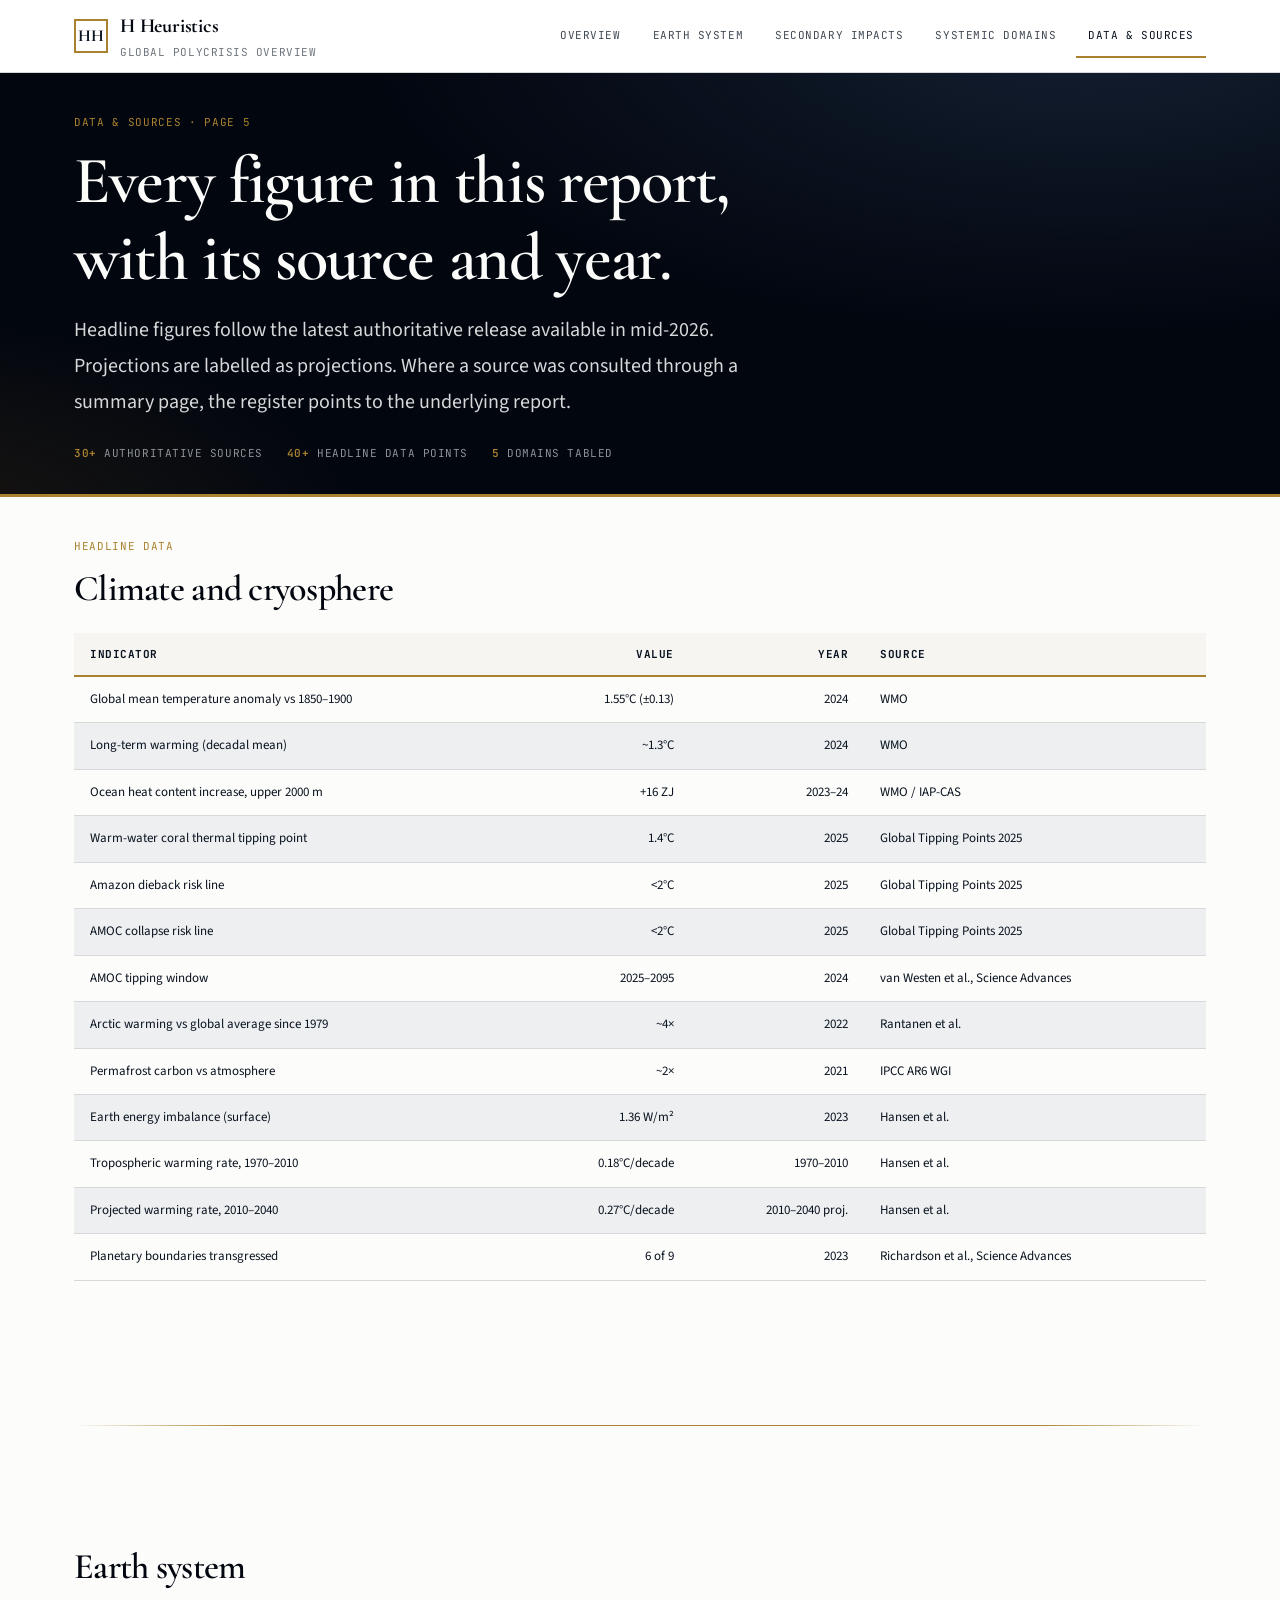
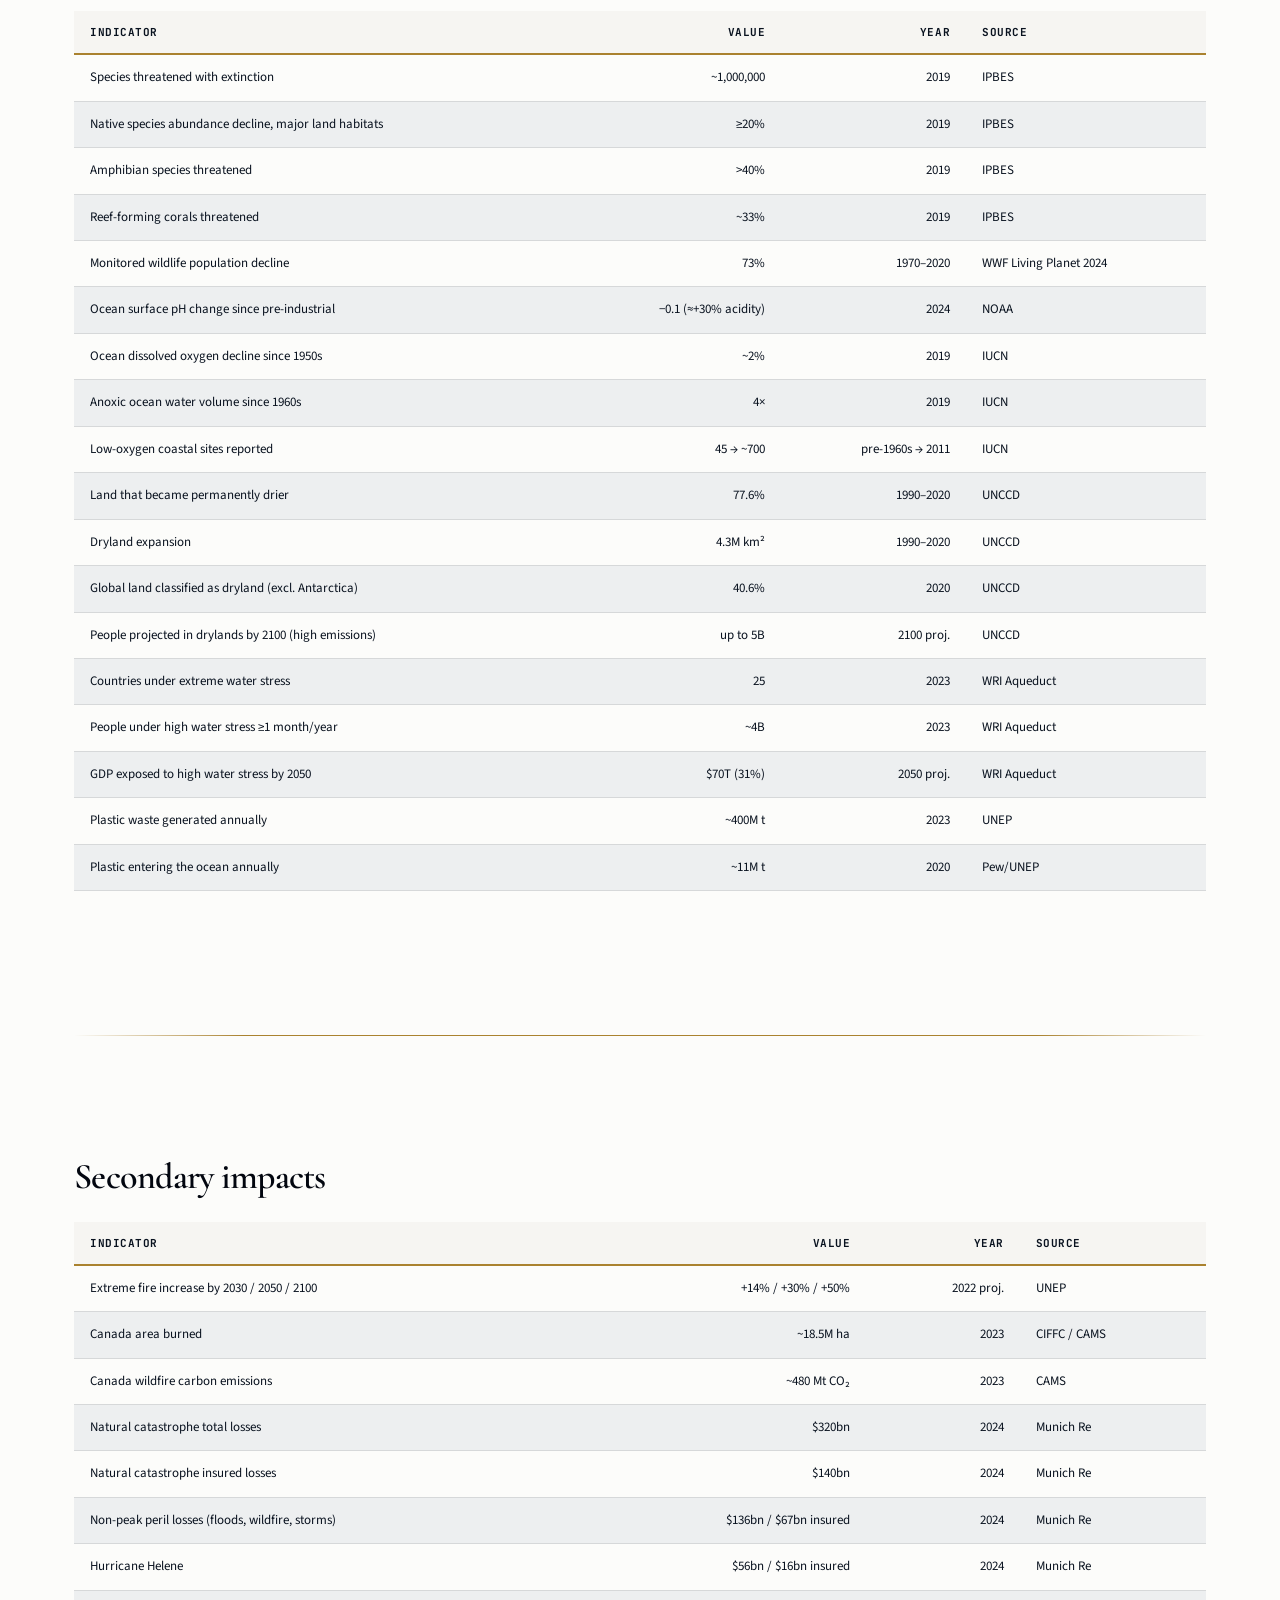
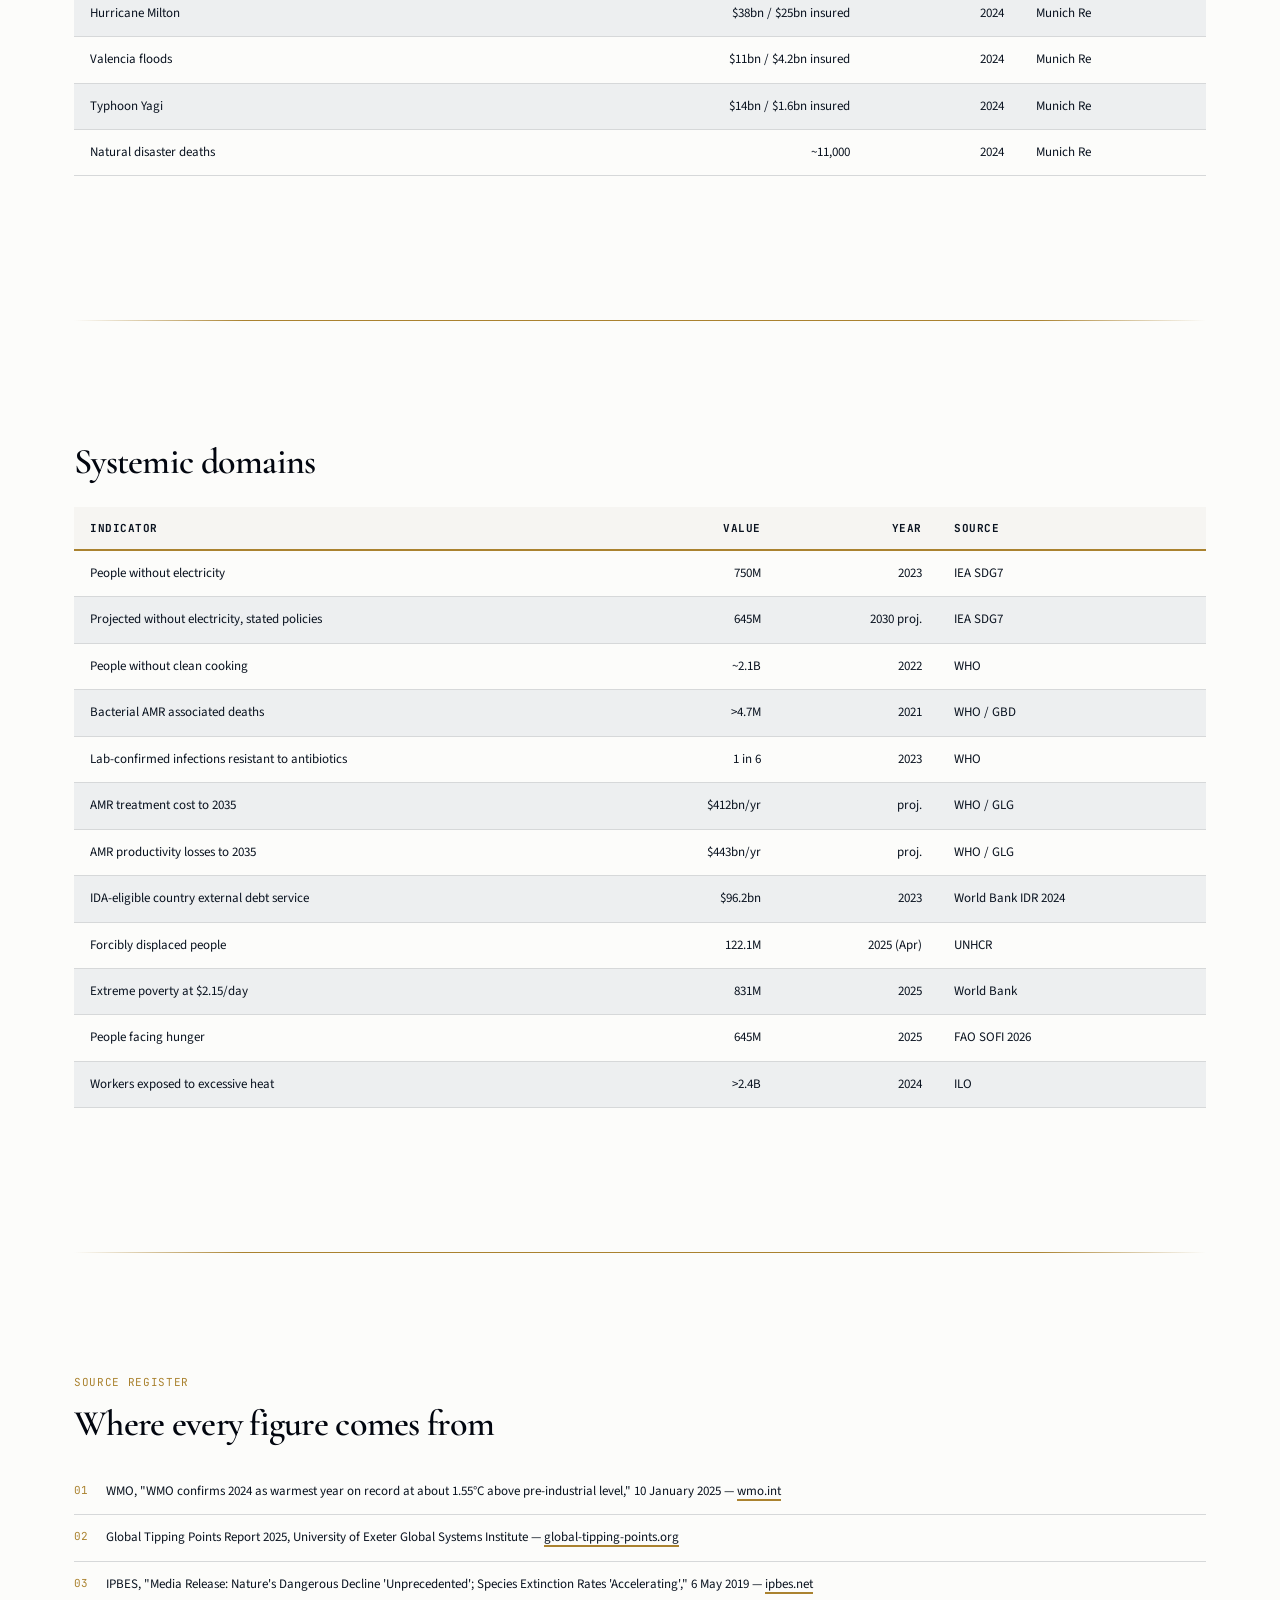
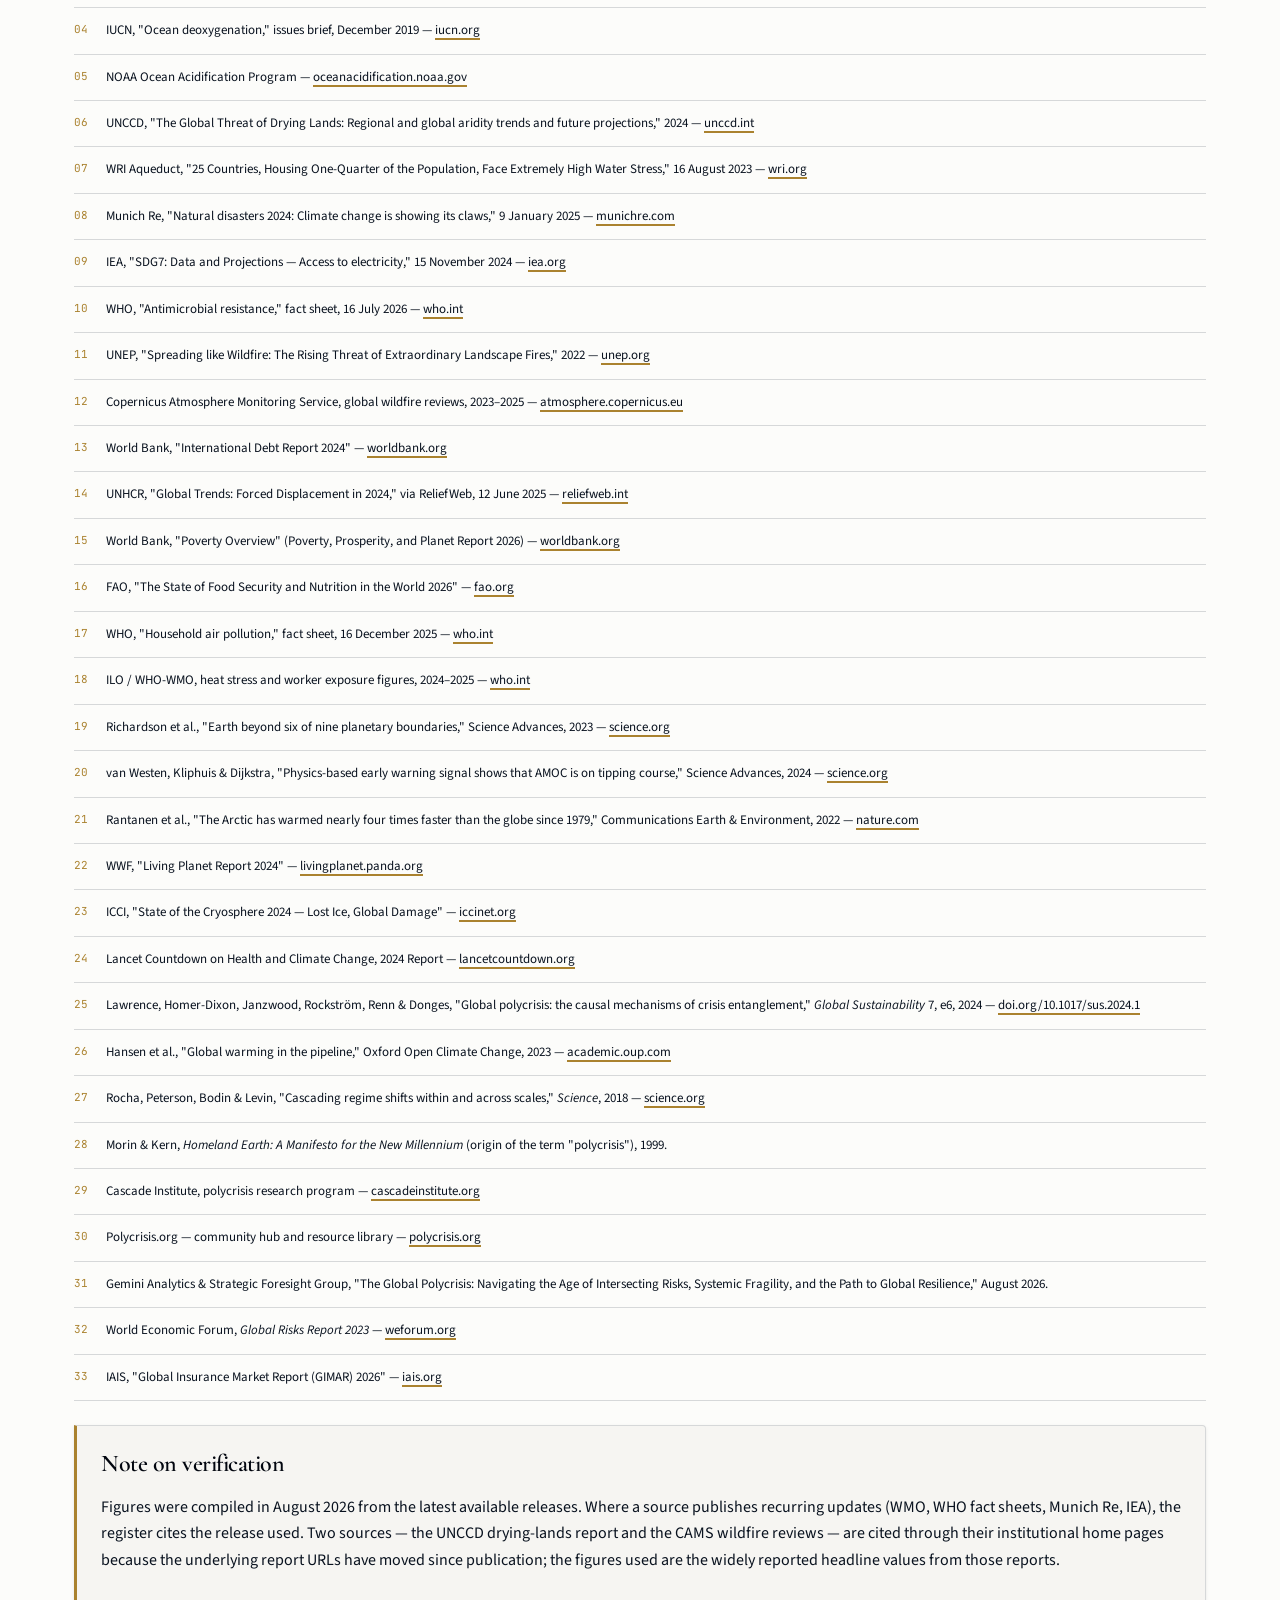
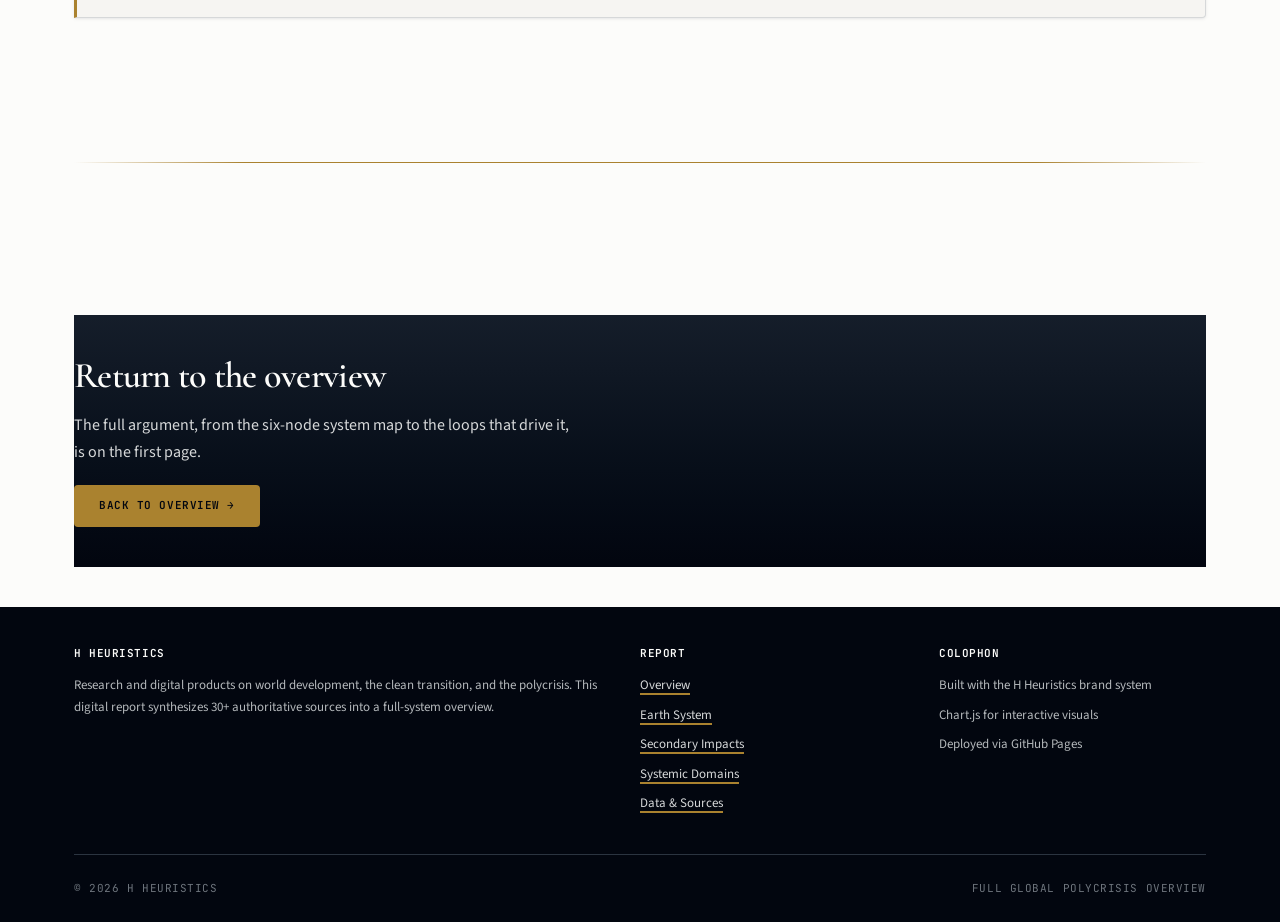
<file: data-sources.html>
<!DOCTYPE html>
<html lang="en">
<head>
<meta charset="UTF-8">
<meta name="viewport" content="width=device-width, initial-scale=1.0">
<title>Data &amp; Sources — Headline Figures | Global Polycrisis Overview</title>
<meta name="description" content="Headline data tables and the full source register behind the Full Global Polycrisis Overview digital report.">
<link rel="preconnect" href="https://fonts.googleapis.com">
<link rel="preconnect" href="https://fonts.gstatic.com" crossorigin>
<link href="https://fonts.googleapis.com/css2?family=Cormorant+Garamond:wght@500;600;700&family=Source+Sans+3:wght@400;600&family=JetBrains+Mono:wght@400;600&display=swap" rel="stylesheet">
<link rel="stylesheet" href="css/tokens.css">
<link rel="stylesheet" href="css/components.css">
<link rel="stylesheet" href="css/styles.css">
</head>
<body>

<header class="masthead">
  <div class="container masthead__inner">
    <a class="brand" href="index.html">
      <span class="brand__mark">HH</span>
      <span>
        <span class="brand__name">H Heuristics</span>
        <span class="brand__sub">Global Polycrisis Overview</span>
      </span>
    </a>
    <button class="nav-toggle" aria-label="Toggle navigation">Menu</button>
    <nav class="nav">
      <a href="index.html">Overview</a>
      <a href="earth-system.html">Earth System</a>
      <a href="secondary-impacts.html">Secondary Impacts</a>
      <a href="systemic-domains.html">Systemic Domains</a>
      <a href="data-sources.html" class="active">Data &amp; Sources</a>
    </nav>
  </div>
</header>

<section class="hero">
  <div class="container">
    <p class="kicker">Data &amp; Sources · Page 5</p>
    <h1>Every figure in this report, with its source and year.</h1>
    <p class="lede">Headline figures follow the latest authoritative release available in mid-2026. Projections are labelled as projections. Where a source was consulted through a summary page, the register points to the underlying report.</p>
    <div class="hero__meta">
      <span><b>30+</b> authoritative sources</span>
      <span><b>40+</b> headline data points</span>
      <span><b>5</b> domains tabled</span>
    </div>
  </div>
</section>

<main class="container">

  <section class="section">
    <p class="kicker">Headline Data</p>
    <h2>Climate and cryosphere</h2>
    <div class="table-wrap">
      <table class="data">
        <thead>
          <tr><th>Indicator</th><th class="num">Value</th><th class="num">Year</th><th>Source</th></tr>
        </thead>
        <tbody>
          <tr><td>Global mean temperature anomaly vs 1850–1900</td><td class="num">1.55°C (±0.13)</td><td class="num">2024</td><td>WMO</td></tr>
          <tr><td>Long-term warming (decadal mean)</td><td class="num">~1.3°C</td><td class="num">2024</td><td>WMO</td></tr>
          <tr><td>Ocean heat content increase, upper 2000 m</td><td class="num">+16 ZJ</td><td class="num">2023–24</td><td>WMO / IAP-CAS</td></tr>
          <tr><td>Warm-water coral thermal tipping point</td><td class="num">1.4°C</td><td class="num">2025</td><td>Global Tipping Points 2025</td></tr>
          <tr><td>Amazon dieback risk line</td><td class="num">&lt;2°C</td><td class="num">2025</td><td>Global Tipping Points 2025</td></tr>
          <tr><td>AMOC collapse risk line</td><td class="num">&lt;2°C</td><td class="num">2025</td><td>Global Tipping Points 2025</td></tr>
          <tr><td>AMOC tipping window</td><td class="num">2025–2095</td><td class="num">2024</td><td>van Westen et al., Science Advances</td></tr>
          <tr><td>Arctic warming vs global average since 1979</td><td class="num">~4×</td><td class="num">2022</td><td>Rantanen et al.</td></tr>
          <tr><td>Permafrost carbon vs atmosphere</td><td class="num">~2×</td><td class="num">2021</td><td>IPCC AR6 WGI</td></tr>
          <tr><td>Earth energy imbalance (surface)</td><td class="num">1.36 W/m²</td><td class="num">2023</td><td>Hansen et al.</td></tr>
          <tr><td>Tropospheric warming rate, 1970–2010</td><td class="num">0.18°C/decade</td><td class="num">1970–2010</td><td>Hansen et al.</td></tr>
          <tr><td>Projected warming rate, 2010–2040</td><td class="num">0.27°C/decade</td><td class="num">2010–2040 proj.</td><td>Hansen et al.</td></tr>
          <tr><td>Planetary boundaries transgressed</td><td class="num">6 of 9</td><td class="num">2023</td><td>Richardson et al., Science Advances</td></tr>
        </tbody>
      </table>
    </div>
  </section>

  <div class="gold-rule"></div>

  <section class="section">
    <h2>Earth system</h2>
    <div class="table-wrap">
      <table class="data">
        <thead>
          <tr><th>Indicator</th><th class="num">Value</th><th class="num">Year</th><th>Source</th></tr>
        </thead>
        <tbody>
          <tr><td>Species threatened with extinction</td><td class="num">~1,000,000</td><td class="num">2019</td><td>IPBES</td></tr>
          <tr><td>Native species abundance decline, major land habitats</td><td class="num">≥20%</td><td class="num">2019</td><td>IPBES</td></tr>
          <tr><td>Amphibian species threatened</td><td class="num">&gt;40%</td><td class="num">2019</td><td>IPBES</td></tr>
          <tr><td>Reef-forming corals threatened</td><td class="num">~33%</td><td class="num">2019</td><td>IPBES</td></tr>
          <tr><td>Monitored wildlife population decline</td><td class="num">73%</td><td class="num">1970–2020</td><td>WWF Living Planet 2024</td></tr>
          <tr><td>Ocean surface pH change since pre-industrial</td><td class="num">−0.1 (≈+30% acidity)</td><td class="num">2024</td><td>NOAA</td></tr>
          <tr><td>Ocean dissolved oxygen decline since 1950s</td><td class="num">~2%</td><td class="num">2019</td><td>IUCN</td></tr>
          <tr><td>Anoxic ocean water volume since 1960s</td><td class="num">4×</td><td class="num">2019</td><td>IUCN</td></tr>
          <tr><td>Low-oxygen coastal sites reported</td><td class="num">45 → ~700</td><td class="num">pre-1960s → 2011</td><td>IUCN</td></tr>
          <tr><td>Land that became permanently drier</td><td class="num">77.6%</td><td class="num">1990–2020</td><td>UNCCD</td></tr>
          <tr><td>Dryland expansion</td><td class="num">4.3M km²</td><td class="num">1990–2020</td><td>UNCCD</td></tr>
          <tr><td>Global land classified as dryland (excl. Antarctica)</td><td class="num">40.6%</td><td class="num">2020</td><td>UNCCD</td></tr>
          <tr><td>People projected in drylands by 2100 (high emissions)</td><td class="num">up to 5B</td><td class="num">2100 proj.</td><td>UNCCD</td></tr>
          <tr><td>Countries under extreme water stress</td><td class="num">25</td><td class="num">2023</td><td>WRI Aqueduct</td></tr>
          <tr><td>People under high water stress ≥1 month/year</td><td class="num">~4B</td><td class="num">2023</td><td>WRI Aqueduct</td></tr>
          <tr><td>GDP exposed to high water stress by 2050</td><td class="num">$70T (31%)</td><td class="num">2050 proj.</td><td>WRI Aqueduct</td></tr>
          <tr><td>Plastic waste generated annually</td><td class="num">~400M t</td><td class="num">2023</td><td>UNEP</td></tr>
          <tr><td>Plastic entering the ocean annually</td><td class="num">~11M t</td><td class="num">2020</td><td>Pew/UNEP</td></tr>
        </tbody>
      </table>
    </div>
  </section>

  <div class="gold-rule"></div>

  <section class="section">
    <h2>Secondary impacts</h2>
    <div class="table-wrap">
      <table class="data">
        <thead>
          <tr><th>Indicator</th><th class="num">Value</th><th class="num">Year</th><th>Source</th></tr>
        </thead>
        <tbody>
          <tr><td>Extreme fire increase by 2030 / 2050 / 2100</td><td class="num">+14% / +30% / +50%</td><td class="num">2022 proj.</td><td>UNEP</td></tr>
          <tr><td>Canada area burned</td><td class="num">~18.5M ha</td><td class="num">2023</td><td>CIFFC / CAMS</td></tr>
          <tr><td>Canada wildfire carbon emissions</td><td class="num">~480 Mt CO₂</td><td class="num">2023</td><td>CAMS</td></tr>
          <tr><td>Natural catastrophe total losses</td><td class="num">$320bn</td><td class="num">2024</td><td>Munich Re</td></tr>
          <tr><td>Natural catastrophe insured losses</td><td class="num">$140bn</td><td class="num">2024</td><td>Munich Re</td></tr>
          <tr><td>Non-peak peril losses (floods, wildfire, storms)</td><td class="num">$136bn / $67bn insured</td><td class="num">2024</td><td>Munich Re</td></tr>
          <tr><td>Hurricane Helene</td><td class="num">$56bn / $16bn insured</td><td class="num">2024</td><td>Munich Re</td></tr>
          <tr><td>Hurricane Milton</td><td class="num">$38bn / $25bn insured</td><td class="num">2024</td><td>Munich Re</td></tr>
          <tr><td>Valencia floods</td><td class="num">$11bn / $4.2bn insured</td><td class="num">2024</td><td>Munich Re</td></tr>
          <tr><td>Typhoon Yagi</td><td class="num">$14bn / $1.6bn insured</td><td class="num">2024</td><td>Munich Re</td></tr>
          <tr><td>Natural disaster deaths</td><td class="num">~11,000</td><td class="num">2024</td><td>Munich Re</td></tr>
        </tbody>
      </table>
    </div>
  </section>

  <div class="gold-rule"></div>

  <section class="section">
    <h2>Systemic domains</h2>
    <div class="table-wrap">
      <table class="data">
        <thead>
          <tr><th>Indicator</th><th class="num">Value</th><th class="num">Year</th><th>Source</th></tr>
        </thead>
        <tbody>
          <tr><td>People without electricity</td><td class="num">750M</td><td class="num">2023</td><td>IEA SDG7</td></tr>
          <tr><td>Projected without electricity, stated policies</td><td class="num">645M</td><td class="num">2030 proj.</td><td>IEA SDG7</td></tr>
          <tr><td>People without clean cooking</td><td class="num">~2.1B</td><td class="num">2022</td><td>WHO</td></tr>
          <tr><td>Bacterial AMR associated deaths</td><td class="num">&gt;4.7M</td><td class="num">2021</td><td>WHO / GBD</td></tr>
          <tr><td>Lab-confirmed infections resistant to antibiotics</td><td class="num">1 in 6</td><td class="num">2023</td><td>WHO</td></tr>
          <tr><td>AMR treatment cost to 2035</td><td class="num">$412bn/yr</td><td class="num">proj.</td><td>WHO / GLG</td></tr>
          <tr><td>AMR productivity losses to 2035</td><td class="num">$443bn/yr</td><td class="num">proj.</td><td>WHO / GLG</td></tr>
          <tr><td>IDA-eligible country external debt service</td><td class="num">$96.2bn</td><td class="num">2023</td><td>World Bank IDR 2024</td></tr>
          <tr><td>Forcibly displaced people</td><td class="num">122.1M</td><td class="num">2025 (Apr)</td><td>UNHCR</td></tr>
          <tr><td>Extreme poverty at $2.15/day</td><td class="num">831M</td><td class="num">2025</td><td>World Bank</td></tr>
          <tr><td>People facing hunger</td><td class="num">645M</td><td class="num">2025</td><td>FAO SOFI 2026</td></tr>
          <tr><td>Workers exposed to excessive heat</td><td class="num">&gt;2.4B</td><td class="num">2024</td><td>ILO</td></tr>
        </tbody>
      </table>
    </div>
  </section>

  <div class="gold-rule"></div>

  <section class="section">
    <p class="kicker">Source Register</p>
    <h2>Where every figure comes from</h2>
    <ol class="source-list">
      <li>WMO, "WMO confirms 2024 as warmest year on record at about 1.55°C above pre-industrial level," 10 January 2025 — <a href="https://wmo.int/news/media-centre/wmo-confirms-2024-warmest-year-record-about-155degc-above-pre-industrial-level">wmo.int</a></li>
      <li>Global Tipping Points Report 2025, University of Exeter Global Systems Institute — <a href="https://global-tipping-points.org/">global-tipping-points.org</a></li>
      <li>IPBES, "Media Release: Nature's Dangerous Decline 'Unprecedented'; Species Extinction Rates 'Accelerating'," 6 May 2019 — <a href="https://www.ipbes.net/news/Media-Release-Global-Assessment">ipbes.net</a></li>
      <li>IUCN, "Ocean deoxygenation," issues brief, December 2019 — <a href="https://www.iucn.org/resources/issues-brief/ocean-deoxygenation">iucn.org</a></li>
      <li>NOAA Ocean Acidification Program — <a href="https://oceanacidification.noaa.gov/">oceanacidification.noaa.gov</a></li>
      <li>UNCCD, "The Global Threat of Drying Lands: Regional and global aridity trends and future projections," 2024 — <a href="https://www.unccd.int/">unccd.int</a></li>
      <li>WRI Aqueduct, "25 Countries, Housing One-Quarter of the Population, Face Extremely High Water Stress," 16 August 2023 — <a href="https://www.wri.org/insights/highest-water-stressed-countries">wri.org</a></li>
      <li>Munich Re, "Natural disasters 2024: Climate change is showing its claws," 9 January 2025 — <a href="https://www.munichre.com/en/company/media-relations/media-information-and-corporate-news/media-information/2025/natural-disaster-figures-2024.html">munichre.com</a></li>
      <li>IEA, "SDG7: Data and Projections — Access to electricity," 15 November 2024 — <a href="https://www.iea.org/reports/sdg7-data-and-projections/access-to-electricity">iea.org</a></li>
      <li>WHO, "Antimicrobial resistance," fact sheet, 16 July 2026 — <a href="https://www.who.int/news-room/fact-sheets/detail/antimicrobial-resistance">who.int</a></li>
      <li>UNEP, "Spreading like Wildfire: The Rising Threat of Extraordinary Landscape Fires," 2022 — <a href="https://www.unep.org/resources/report/spreading-wildfire-rising-threat-extraordinary-landscape-fires">unep.org</a></li>
      <li>Copernicus Atmosphere Monitoring Service, global wildfire reviews, 2023–2025 — <a href="https://atmosphere.copernicus.eu/">atmosphere.copernicus.eu</a></li>
      <li>World Bank, "International Debt Report 2024" — <a href="https://www.worldbank.org/en/publication/international-debt-report">worldbank.org</a></li>
      <li>UNHCR, "Global Trends: Forced Displacement in 2024," via ReliefWeb, 12 June 2025 — <a href="https://reliefweb.int/report/world/global-trends-forced-displacement-2024">reliefweb.int</a></li>
      <li>World Bank, "Poverty Overview" (Poverty, Prosperity, and Planet Report 2026) — <a href="https://www.worldbank.org/en/topic/poverty/overview">worldbank.org</a></li>
      <li>FAO, "The State of Food Security and Nutrition in the World 2026" — <a href="https://www.fao.org/publications/home/fao-flagship-publications/the-state-of-food-security-and-nutrition-in-the-world/en">fao.org</a></li>
      <li>WHO, "Household air pollution," fact sheet, 16 December 2025 — <a href="https://www.who.int/news-room/fact-sheets/detail/household-air-pollution-and-health">who.int</a></li>
      <li>ILO / WHO-WMO, heat stress and worker exposure figures, 2024–2025 — <a href="https://www.who.int/news/item/22-08-2025-who-wmo-issue-new-report-and-guidance-to-protect-workers-from-increasing-heat-stress">who.int</a></li>
      <li>Richardson et al., "Earth beyond six of nine planetary boundaries," Science Advances, 2023 — <a href="https://www.science.org/doi/10.1126/sciadv.adh2458">science.org</a></li>
      <li>van Westen, Kliphuis &amp; Dijkstra, "Physics-based early warning signal shows that AMOC is on tipping course," Science Advances, 2024 — <a href="https://www.science.org/doi/10.1126/sciadv.adk1189">science.org</a></li>
      <li>Rantanen et al., "The Arctic has warmed nearly four times faster than the globe since 1979," Communications Earth &amp; Environment, 2022 — <a href="https://www.nature.com/articles/s43247-022-00498-3">nature.com</a></li>
      <li>WWF, "Living Planet Report 2024" — <a href="https://livingplanet.panda.org/">livingplanet.panda.org</a></li>
      <li>ICCI, "State of the Cryosphere 2024 — Lost Ice, Global Damage" — <a href="https://iccinet.org/statecryo24/">iccinet.org</a></li>
      <li>Lancet Countdown on Health and Climate Change, 2024 Report — <a href="https://lancetcountdown.org/2024-report/">lancetcountdown.org</a></li>
      <li>Lawrence, Homer-Dixon, Janzwood, Rockström, Renn &amp; Donges, "Global polycrisis: the causal mechanisms of crisis entanglement," <em>Global Sustainability</em> 7, e6, 2024 — <a href="https://doi.org/10.1017/sus.2024.1">doi.org/10.1017/sus.2024.1</a></li>
      <li>Hansen et al., "Global warming in the pipeline," Oxford Open Climate Change, 2023 — <a href="https://academic.oup.com/oocc/article/3/1/kgad008/7335889">academic.oup.com</a></li>
      <li>Rocha, Peterson, Bodin &amp; Levin, "Cascading regime shifts within and across scales," <em>Science</em>, 2018 — <a href="https://www.science.org/doi/10.1126/science.aat7850">science.org</a></li>
      <li>Morin &amp; Kern, <em>Homeland Earth: A Manifesto for the New Millennium</em> (origin of the term "polycrisis"), 1999.</li>
      <li>Cascade Institute, polycrisis research program — <a href="https://cascadeinstitute.org">cascadeinstitute.org</a></li>
      <li>Polycrisis.org — community hub and resource library — <a href="https://polycrisis.org">polycrisis.org</a></li>
      <li>Gemini Analytics &amp; Strategic Foresight Group, "The Global Polycrisis: Navigating the Age of Intersecting Risks, Systemic Fragility, and the Path to Global Resilience," August 2026.</li>
      <li>World Economic Forum, <em>Global Risks Report 2023</em> — <a href="https://www.weforum.org/publications/global-risks-report-2023/">weforum.org</a></li>
      <li>IAIS, "Global Insurance Market Report (GIMAR) 2026" — <a href="https://www.iais.org/">iais.org</a></li>
    </ol>
    <div class="panel">
      <h3>Note on verification</h3>
      <p>Figures were compiled in August 2026 from the latest available releases. Where a source publishes recurring updates (WMO, WHO fact sheets, Munich Re, IEA), the register cites the release used. Two sources — the UNCCD drying-lands report and the CAMS wildfire reviews — are cited through their institutional home pages because the underlying report URLs have moved since publication; the figures used are the widely reported headline values from those reports.</p>
    </div>
  </section>

  <div class="gold-rule"></div>

  <section class="section">
    <div class="cta">
      <div class="container" style="padding:0;">
        <h2>Return to the overview</h2>
        <p>The full argument, from the six-node system map to the loops that drive it, is on the first page.</p>
        <a class="btn btn--accent" href="index.html">Back to Overview →</a>
      </div>
    </div>
  </section>

</main>

<footer class="footer">
  <div class="container">
    <div class="footer__grid">
      <div>
        <h4>H Heuristics</h4>
        <p>Research and digital products on world development, the clean transition, and the polycrisis. This digital report synthesizes 30+ authoritative sources into a full-system overview.</p>
      </div>
      <div>
        <h4>Report</h4>
        <ul>
          <li><a href="index.html">Overview</a></li>
          <li><a href="earth-system.html">Earth System</a></li>
          <li><a href="secondary-impacts.html">Secondary Impacts</a></li>
          <li><a href="systemic-domains.html">Systemic Domains</a></li>
          <li><a href="data-sources.html">Data &amp; Sources</a></li>
        </ul>
      </div>
      <div>
        <h4>Colophon</h4>
        <ul>
          <li>Built with the H Heuristics brand system</li>
          <li>Chart.js for interactive visuals</li>
          <li>Deployed via GitHub Pages</li>
        </ul>
      </div>
    </div>
    <div class="footer__bottom">
      <span>© 2026 H Heuristics</span>
      <span>Full Global Polycrisis Overview</span>
    </div>
  </div>
</footer>

<script src="js/main.js"></script>
</body>
</html>
</file>
<file: css/tokens.css>
/* ============================================================
   H Heuristics — Brand Token System v1.0
   "Consulting/Economist meets British America"

   The single source of truth for the H Heuristics visual identity.
   Import this file into every project. Change tokens here to
   rebrand every site simultaneously.

   Color space: OKLCH (perceptually uniform)
   Type: Cormorant Garamond (headings) + Source Sans 3 (body)
   ============================================================ */

/* ============================================================
   TIER 1 — Raw Primitives (OKLCH color space)
   ============================================================ */
:root {
  /* ── Midnight Navy (primary brand) ──
     British heritage navy — deep, confident, not-quite-black.
     Equivalent to ~#0c1929 in hex. */
  --hh-navy-950: oklch(0.12 0.025 258);
  --hh-navy-900: oklch(0.18 0.030 258);
  --hh-navy-800: oklch(0.24 0.028 258);
  --hh-navy-700: oklch(0.32 0.025 256);
  --hh-navy-600: oklch(0.40 0.022 254);
  --hh-navy-500: oklch(0.48 0.018 252);
  --hh-navy-400: oklch(0.56 0.014 250);
  --hh-navy-300: oklch(0.66 0.010 248);
  --hh-navy-200: oklch(0.78 0.006 248);
  --hh-navy-100: oklch(0.88 0.003 248);
  --hh-navy-50:  oklch(0.95 0.002 248);

  /* ── British Gold (accent) ──
     Warm, restrained — not brassy. Like gilt on a book spine.
     Equivalent to ~#b89b5e. */
  --hh-gold-600: oklch(0.55 0.10 82);
  --hh-gold-500: oklch(0.63 0.11 82);
  --hh-gold-400: oklch(0.70 0.10 82);
  --hh-gold-300: oklch(0.78 0.08 82);
  --hh-gold-200: oklch(0.86 0.05 82);
  --hh-gold-100: oklch(0.92 0.03 82);
  --hh-gold-50:  oklch(0.96 0.015 85);

  /* ── Warm Cream (surface) ──
     Not stark white — like good paper stock. British warmth. */
  --hh-cream-50:  oklch(0.99 0.002 90);
  --hh-cream-100: oklch(0.97 0.004 88);
  --hh-cream-200: oklch(0.94 0.006 86);
  --hh-cream-300: oklch(0.90 0.008 84);

  /* ── Neutrals ── */
  --hh-neutral-950: oklch(0.10 0.002 260);
  --hh-neutral-900: oklch(0.18 0.002 260);
  --hh-neutral-800: oklch(0.28 0.002 260);
  --hh-neutral-700: oklch(0.38 0.002 260);
  --hh-neutral-600: oklch(0.48 0.002 260);
  --hh-neutral-500: oklch(0.58 0.002 260);
  --hh-neutral-400: oklch(0.68 0.002 260);
  --hh-neutral-300: oklch(0.78 0.002 260);
  --hh-neutral-200: oklch(0.88 0.002 260);
  --hh-neutral-100: oklch(0.94 0.002 260);
  --hh-neutral-50:  oklch(0.97 0.002 260);

  /* ── Semantic — Data Viz Accents ──
     Colorblind-safe, perceptually uniform. */
  --hh-viz-blue:    oklch(0.52 0.16 250);
  --hh-viz-teal:    oklch(0.52 0.13 195);
  --hh-viz-green:   oklch(0.52 0.15 150);
  --hh-viz-amber:   oklch(0.62 0.16 85);
  --hh-viz-orange:  oklch(0.55 0.17 55);
  --hh-viz-red:     oklch(0.48 0.19 25);
  --hh-viz-purple:  oklch(0.48 0.15 310);
  --hh-viz-pink:    oklch(0.55 0.14 350);

  /* ── Semantic — Status ── */
  --hh-success: oklch(0.55 0.15 150);
  --hh-success-soft: oklch(0.92 0.04 150);
  --hh-warning: oklch(0.62 0.16 85);
  --hh-warning-soft: oklch(0.93 0.06 85);
  --hh-danger:  oklch(0.50 0.18 25);
  --hh-danger-soft:  oklch(0.93 0.04 25);
  --hh-info:    oklch(0.52 0.16 250);
  --hh-info-soft:    oklch(0.92 0.04 250);
}

/* ============================================================
   TIER 2 — Semantic Role Tokens
   ============================================================ */
:root {
  /* ── Brand ── */
  --color-brand:         var(--hh-navy-900);
  --color-brand-dark:    var(--hh-navy-950);
  --color-brand-light:   var(--hh-navy-700);
  --color-accent:        var(--hh-gold-500);
  --color-accent-hover:  var(--hh-gold-400);
  --color-accent-soft:   var(--hh-gold-100);

  /* ── Surfaces ── */
  --surface-bg:          var(--hh-cream-50);
  --surface-card:        var(--hh-cream-100);
  --surface-elevated:    #ffffff;
  --surface-dark:        var(--hh-navy-900);
  --surface-dark-card:   var(--hh-navy-800);

  /* ── Text ── */
  --text-primary:        var(--hh-navy-900);
  --text-secondary:      var(--hh-navy-600);
  --text-muted:          var(--hh-navy-400);
  --text-inverse:        var(--hh-cream-50);
  --text-accent:         var(--hh-gold-600);

  /* ── Borders ── */
  --border-subtle:       var(--hh-navy-100);
  --border-default:      var(--hh-navy-200);
  --border-strong:       var(--hh-navy-300);
  --border-accent:       var(--hh-gold-400);
}

/* ============================================================
   TIER 3 — Component Token Assignments
   ============================================================ */
:root {
  /* ── Buttons ── */
  --btn-primary-bg:       var(--color-brand);
  --btn-primary-text:     var(--text-inverse);
  --btn-primary-hover:    var(--color-brand-light);
  --btn-secondary-bg:     transparent;
  --btn-secondary-text:   var(--color-brand);
  --btn-secondary-border: var(--border-default);
  --btn-secondary-hover:  var(--hh-navy-50);
  --btn-accent-bg:        var(--color-accent);
  --btn-accent-text:      var(--color-brand-dark);
  --btn-accent-hover:     var(--color-accent-hover);

  /* ── Links ── */
  --link-color:           var(--color-brand);
  --link-hover:           var(--color-brand-light);
  --link-accent:          var(--color-accent);
  --link-underline-offset: 4px;
  --link-underline-width:  2px;

  /* ── Inputs ── */
  --input-bg:             var(--surface-elevated);
  --input-border:         var(--border-default);
  --input-border-focus:   var(--color-brand);
  --input-text:           var(--text-primary);
  --input-placeholder:    var(--text-muted);

  /* ── Header ── */
  --header-bg:            rgba(255, 255, 255, 0.92);
  --header-border:        var(--border-subtle);
  --header-height:        72px;

  /* ── Footer ── */
  --footer-bg:            var(--color-brand-dark);
  --footer-text:          var(--hh-navy-200);
  --footer-text-muted:    var(--hh-navy-400);

  /* ── Logo ── */
  --logo-fill:            var(--color-brand);
  --logo-max-height:      40px;
  --logo-clearspace:      20px;
}

/* ============================================================
   TYPOGRAPHY
   ============================================================ */
:root {
  /* ── Font Families ── */
  --font-display: 'Cormorant Garamond', 'Georgia', 'Times New Roman', serif;
  --font-body:    'Source Sans 3', system-ui, -apple-system, BlinkMacSystemFont,
                  'Segoe UI', Roboto, sans-serif;
  --font-mono:    'JetBrains Mono', 'Fira Code', 'SF Mono', 'Cascadia Code',
                  Consolas, monospace;

  /* ── Type Scale (1.25 major third) ── */
  --text-xs:   0.6875rem;   /* 11px — captions, labels */
  --text-sm:   0.8125rem;   /* 13px — small body, table data */
  --text-base: 1rem;        /* 16px — body */
  --text-lg:   1.25rem;     /* 20px — large body, intro */
  --text-xl:   1.5rem;      /* 24px — h4 */
  --text-2xl:  1.875rem;    /* 30px — h3 */
  --text-3xl:  2.25rem;     /* 36px — h2 */
  --text-4xl:  3rem;        /* 48px — h1 */
  --text-5xl:  3.75rem;     /* 60px — hero */
  --text-6xl:  4.5rem;      /* 72px — hero large */

  /* ── Font Weights ── */
  --weight-light:    300;
  --weight-regular:  400;
  --weight-medium:   500;
  --weight-semibold: 600;
  --weight-bold:     700;

  /* ── Line Heights ── */
  --leading-tight:   1.15;
  --leading-snug:    1.3;
  --leading-normal:  1.5;
  --leading-relaxed: 1.65;
  --leading-loose:   1.8;

  /* ── Letter Spacing ── */
  --tracking-tight:    -0.02em;   /* Display headings */
  --tracking-normal:   0;
  --tracking-wide:     0.02em;
  --tracking-label:    0.05em;    /* Uppercase labels */
  --tracking-mono:     0.06em;    /* Monospace accent labels */
}

/* ============================================================
   SPACING & LAYOUT
   ============================================================ */
:root {
  --space-1:  0.25rem;
  --space-2:  0.5rem;
  --space-3:  0.75rem;
  --space-4:  1rem;
  --space-5:  1.25rem;
  --space-6:  1.5rem;
  --space-8:  2rem;
  --space-10: 2.5rem;
  --space-12: 3rem;
  --space-16: 4rem;
  --space-20: 5rem;
  --space-24: 6rem;
  --space-32: 8rem;

  --container-max:   1280px;
  --container-narrow: 800px;
  --container-wide:  1440px;
}

/* ============================================================
   BORDERS & RADII
   ============================================================ */
:root {
  --radius-none:  0;
  --radius-sm:    2px;    /* Data table cells, tight corners */
  --radius-md:    4px;    /* Cards, buttons, inputs — Economist legacy */
  --radius-lg:    8px;    /* Large panels, modals */
  --radius-xl:    12px;   /* Feature cards */
  --radius-full:  9999px; /* Pills, avatars */

  --border-width-thin:  1px;
  --border-width-thick: 2px;
  --border-width-accent: 3px;  /* The gold left-border accent */
}

/* ============================================================
   SHADOWS
   ============================================================ */
:root {
  --shadow-none:    none;
  --shadow-sm:      0 1px 2px rgba(12, 25, 41, 0.04);
  --shadow-card:    0 1px 4px rgba(12, 25, 41, 0.06),
                    0 1px 2px rgba(12, 25, 41, 0.04);
  --shadow-elevated: 0 4px 12px rgba(12, 25, 41, 0.08),
                     0 1px 3px rgba(12, 25, 41, 0.06);
  --shadow-modal:   0 20px 40px rgba(12, 25, 41, 0.12),
                    0 8px 16px rgba(12, 25, 41, 0.08);
  --shadow-glow-gold: 0 0 20px rgba(184, 155, 94, 0.15);
}

/* ============================================================
   MOTION
   ============================================================ */
:root {
  --ease-out:    cubic-bezier(0.16, 1, 0.3, 1);
  --ease-in-out: cubic-bezier(0.65, 0, 0.35, 1);
  --ease-spring: cubic-bezier(0.34, 1.56, 0.64, 1);

  --duration-fast:   150ms;
  --duration-base:   250ms;
  --duration-slow:   400ms;
  --duration-glacial: 600ms;
}

/* ============================================================
   Z-INDEX
   ============================================================ */
:root {
  --z-base:     0;
  --z-dropdown: 100;
  --z-sticky:   200;
  --z-overlay:  300;
  --z-modal:    400;
  --z-toast:    500;
  --z-tooltip:  600;
}

/* ============================================================
   DARK MODE
   ============================================================ */
[data-theme="dark"] {
  /* ── Surfaces — remapped, not inverted ── */
  --surface-bg:          var(--hh-navy-950);
  --surface-card:        var(--hh-navy-900);
  --surface-elevated:    var(--hh-navy-800);
  --surface-dark:        var(--hh-navy-950);
  --surface-dark-card:   var(--hh-navy-900);

  /* ── Text — brighter, lower contrast against dark bg ── */
  --text-primary:        var(--hh-cream-50);
  --text-secondary:      var(--hh-navy-100);
  --text-muted:          var(--hh-navy-300);
  --text-inverse:        var(--hh-navy-950);
  --text-accent:         var(--hh-gold-400);

  /* ── Borders — visible against dark ── */
  --border-subtle:       var(--hh-navy-700);
  --border-default:      var(--hh-navy-600);
  --border-strong:       var(--hh-navy-400);
  --border-accent:       var(--hh-gold-500);

  /* ── Brand gold — brighter in dark mode ── */
  --color-accent:        var(--hh-gold-400);
  --color-accent-hover:  var(--hh-gold-300);
  --color-accent-soft:   oklch(0.25 0.04 82);

  /* ── Shadows — don't work in dark, replaced with glow ── */
  --shadow-card:     0 0 0 1px var(--border-subtle);
  --shadow-elevated: 0 0 0 1px var(--border-default),
                     0 4px 16px rgba(0, 0, 0, 0.3);
  --shadow-modal:    0 0 0 1px var(--border-default),
                     0 20px 50px rgba(0, 0, 0, 0.5);

  /* ── Component overrides ── */
  --header-bg:          rgba(12, 25, 41, 0.92);
  --input-bg:           var(--surface-card);
  --btn-secondary-hover: var(--hh-navy-800);

  /* ── Data viz — brighter in dark ── */
  --hh-viz-blue:    oklch(0.62 0.14 250);
  --hh-viz-teal:    oklch(0.62 0.11 195);
  --hh-viz-green:   oklch(0.62 0.13 150);
  --hh-viz-amber:   oklch(0.70 0.14 85);
  --hh-viz-orange:  oklch(0.63 0.15 55);
  --hh-viz-red:     oklch(0.56 0.17 25);
  --hh-viz-purple:  oklch(0.58 0.13 310);
  --hh-viz-pink:    oklch(0.63 0.12 350);
}

/* ============================================================
   BASE STYLES
   ============================================================ */
@layer base {
  html {
    -webkit-font-smoothing: antialiased;
    -moz-osx-font-smoothing: grayscale;
    text-rendering: optimizeLegibility;
    scroll-behavior: smooth;
  }

  body {
    background-color: var(--surface-bg);
    color: var(--text-primary);
    font-family: var(--font-body);
    font-size: var(--text-base);
    line-height: var(--leading-relaxed);
    -webkit-font-smoothing: antialiased;
  }

  /* ── Headings — Cormorant Garamond, tight leading ── */
  h1, h2, h3, h4, h5, h6 {
    font-family: var(--font-display);
    font-weight: var(--weight-semibold);
    line-height: var(--leading-tight);
    color: var(--color-brand);
    text-wrap: balance;
  }

  h1 { font-size: var(--text-4xl); letter-spacing: var(--tracking-tight); }
  h2 { font-size: var(--text-3xl); letter-spacing: var(--tracking-tight); }
  h3 { font-size: var(--text-2xl); }
  h4 { font-size: var(--text-xl);  }
  h5 { font-size: var(--text-lg); font-weight: var(--weight-medium); }
  h6 { font-size: var(--text-base); font-weight: var(--weight-medium);
       text-transform: uppercase; letter-spacing: var(--tracking-label);
       color: var(--text-muted); }

  /* ── Links — brand underline ── */
  a {
    color: var(--link-color);
    text-decoration: underline;
    text-decoration-thickness: var(--link-underline-width);
    text-underline-offset: var(--link-underline-offset);
    text-decoration-color: var(--color-accent);
    transition: color var(--duration-fast) var(--ease-out);
  }
  a:hover {
    color: var(--link-hover);
    text-decoration-color: var(--link-color);
  }

  /* ── Selection ── */
  ::selection {
    background-color: oklch(0.78 0.08 82 / 0.25);
    color: var(--color-brand);
  }

  /* ── Focus ── */
  :focus-visible {
    outline: 2px solid var(--color-brand);
    outline-offset: 2px;
    border-radius: var(--radius-sm);
  }

  /* ── Scrollbar ── */
  * {
    scrollbar-width: thin;
    scrollbar-color: var(--border-default) transparent;
  }
  ::-webkit-scrollbar { width: 7px; height: 7px; }
  ::-webkit-scrollbar-track { background: transparent; }
  ::-webkit-scrollbar-thumb {
    background-color: var(--border-default);
    border-radius: 10px;
    border: 2px solid transparent;
    background-clip: content-box;
  }
  ::-webkit-scrollbar-thumb:hover {
    background-color: var(--border-strong);
  }
}
</file>
<file: css/components.css>
/* ============================================================
   H Heuristics — Signature Visual Elements
   The anti-AI-aesthetic layer. These patterns make H Heuristics
   sites feel bespoke, not template-generated.

   Requires: hheuristics-tokens.css
   ============================================================ */

/* ============================================================
   1. THE GOLD RULE — Signature Section Divider
   A thin gold line that fades at both ends. The H Heuristics
   equivalent of The Economist's red rule, but warmer.
   Used between major content sections.
   ============================================================ */
.gold-rule {
  width: 100%;
  height: 1px;
  background: linear-gradient(
    to right,
    transparent 0%,
    var(--color-accent) 15%,
    var(--color-accent) 85%,
    transparent 100%
  );
  margin: var(--space-20) 0;
}

.gold-rule--left {
  background: linear-gradient(
    to right,
    var(--color-accent) 0%,
    var(--color-accent) 80px,
    var(--border-subtle) 80px,
    transparent 100%
  );
}

.gold-rule--short {
  width: 60px;
  height: 2px;
  background: var(--color-accent);
  margin: var(--space-6) 0;
}

/* ============================================================
   2. THE OFFSET BORDER — Signature Card Accent
   Cards and panels with a 3px gold left-border. No generic
   rounded-card-with-shadow here. The gold edge telegraphs
   "this is H Heuristics content."
   ============================================================ */
.card-accent {
  background: var(--surface-card);
  border: 1px solid var(--border-subtle);
  border-left: var(--border-width-accent) solid var(--color-accent);
  border-radius: 0 var(--radius-md) var(--radius-md) 0;
  padding: var(--space-6);
  box-shadow: var(--shadow-card);
  transition: border-color var(--duration-base) var(--ease-out),
              box-shadow var(--duration-base) var(--ease-out);
}

.card-accent:hover {
  border-color: var(--border-default);
  border-left-color: var(--color-accent);
  box-shadow: var(--shadow-elevated);
}

.card-accent--dark {
  background: var(--surface-dark-card);
  border-color: var(--border-subtle);
  border-left-color: var(--color-accent);
}

/* ── Card without the accent border (for variety) ── */
.card {
  background: var(--surface-card);
  border: 1px solid var(--border-subtle);
  border-radius: var(--radius-md);
  padding: var(--space-6);
  box-shadow: var(--shadow-card);
  transition: box-shadow var(--duration-base) var(--ease-out),
              border-color var(--duration-base) var(--ease-out);
}

.card:hover {
  box-shadow: var(--shadow-elevated);
  border-color: var(--border-default);
}

/* ============================================================
   3. SERIF KPI — Oversized Data-Forward Stat Cards
   Large Cormorant Garamond numbers with small Source Sans labels.
   The size contrast (serif number vs. sans label) is distinctive
   and telegraphs confidence in the data.
   ============================================================ */
.kpi-card {
  background: var(--surface-card);
  border: 1px solid var(--border-subtle);
  border-radius: var(--radius-md);
  padding: var(--space-5) var(--space-6);
  box-shadow: var(--shadow-card);
  transition: border-color var(--duration-base) var(--ease-out),
              box-shadow var(--duration-base) var(--ease-out);
}

.kpi-card:hover {
  border-color: var(--border-accent);
  box-shadow: var(--shadow-elevated);
}

.kpi-card__value {
  font-family: var(--font-display);
  font-size: var(--text-3xl);
  font-weight: var(--weight-bold);
  color: var(--color-brand);
  line-height: 1.1;
  letter-spacing: var(--tracking-tight);
}

.kpi-card__label {
  font-family: var(--font-body);
  font-size: var(--text-xs);
  font-weight: var(--weight-semibold);
  color: var(--text-muted);
  text-transform: uppercase;
  letter-spacing: var(--tracking-label);
  margin-top: var(--space-2);
}

.kpi-card__trend {
  display: inline-flex;
  align-items: center;
  gap: var(--space-1);
  font-family: var(--font-body);
  font-size: var(--text-xs);
  font-weight: var(--weight-semibold);
  margin-top: var(--space-2);
  padding: 2px 8px;
  border-radius: var(--radius-full);
}

.kpi-card__trend--up {
  color: var(--hh-success);
  background: var(--hh-success-soft);
}

.kpi-card__trend--down {
  color: var(--hh-danger);
  background: var(--hh-danger-soft);
}

.kpi-card__trend--neutral {
  color: var(--text-muted);
  background: var(--hh-navy-50);
}

/* ── KPI Row (grid of KPI cards) ── */
.kpi-row {
  display: grid;
  grid-template-columns: repeat(auto-fit, minmax(180px, 1fr));
  gap: var(--space-4);
}

/* ============================================================
   4. THE GRADIENT HEADING — Brand Typography Flourish
   Select hero headings get a subtle navy-to-gold gradient.
   Use ONCE per page — it's a signature, not a gimmick.
   ============================================================ */
.gradient-heading {
  font-family: var(--font-display);
  font-weight: var(--weight-bold);
  font-size: var(--text-5xl);
  line-height: var(--leading-tight);
  letter-spacing: var(--tracking-tight);
  background: linear-gradient(
    135deg,
    var(--color-brand) 0%,
    var(--color-brand) 50%,
    var(--color-accent) 100%
  );
  -webkit-background-clip: text;
  -webkit-text-fill-color: transparent;
  background-clip: text;
}

/* For dark backgrounds */
.gradient-heading--light {
  background: linear-gradient(
    135deg,
    var(--text-inverse) 0%,
    var(--text-inverse) 50%,
    var(--color-accent) 100%
  );
  -webkit-background-clip: text;
  -webkit-text-fill-color: transparent;
  background-clip: text;
}

/* ============================================================
   5. THE H WATERMARK — Subtle Brand Texture
   A faint, oversized "H" mark as a background texture on
   dark hero sections. Adds depth without distraction.
   ============================================================ */
.h-watermark {
  position: relative;
}

.h-watermark::after {
  content: 'H';
  position: absolute;
  top: 50%;
  right: -5%;
  transform: translateY(-50%);
  font-family: var(--font-display);
  font-size: 40vw;
  font-weight: var(--weight-bold);
  color: var(--hh-navy-800);
  opacity: 0.06;
  pointer-events: none;
  user-select: none;
  line-height: 1;
  z-index: 0;
}

.h-watermark > * {
  position: relative;
  z-index: 1;
}

/* ============================================================
   6. BRANDED SECTION HEADER
   Small gold label + serif heading. Consistent across all
   sections — the H Heuristics way to open a content block.
   ============================================================ */
.section-header {
  margin-bottom: var(--space-10);
}

.section-header__label {
  display: block;
  font-family: var(--font-body);
  font-size: var(--text-xs);
  font-weight: var(--weight-semibold);
  color: var(--text-accent);
  text-transform: uppercase;
  letter-spacing: var(--tracking-mono);
  margin-bottom: var(--space-3);
}

.section-header__heading {
  font-family: var(--font-display);
  font-size: var(--text-3xl);
  font-weight: var(--weight-semibold);
  color: var(--color-brand);
  line-height: var(--leading-tight);
}

.section-header__subtitle {
  font-family: var(--font-body);
  font-size: var(--text-lg);
  color: var(--text-secondary);
  margin-top: var(--space-3);
  max-width: 36rem;
}

/* ============================================================
   7. DATA TABLE — H Heuristics Style
   Clean, editorial data tables. Minimal borders, accent on
   hover, monospace numbers, serif country names.
   ============================================================ */
.data-table {
  width: 100%;
  border-collapse: collapse;
  font-family: var(--font-body);
  font-size: var(--text-sm);
}

.data-table thead th {
  font-family: var(--font-body);
  font-size: var(--text-xs);
  font-weight: var(--weight-semibold);
  text-transform: uppercase;
  letter-spacing: var(--tracking-label);
  color: var(--text-muted);
  border-bottom: 2px solid var(--color-brand);
  padding: var(--space-3) var(--space-4);
  text-align: left;
  white-space: nowrap;
}

.data-table tbody td {
  padding: var(--space-3) var(--space-4);
  border-bottom: 1px solid var(--border-subtle);
  color: var(--text-primary);
}

.data-table tbody tr:hover td {
  background-color: var(--color-accent-soft);
}

.data-table tbody tr:last-child td {
  border-bottom: 2px solid var(--border-subtle);
}

.data-table .cell--numeric {
  font-family: var(--font-mono);
  font-size: var(--text-xs);
  text-align: right;
  font-variant-numeric: tabular-nums;
}

.data-table .cell--rank {
  font-family: var(--font-body);
  font-weight: var(--weight-bold);
  color: var(--color-accent);
  text-align: center;
}

.data-table .cell--name {
  font-family: var(--font-display);
  font-weight: var(--weight-semibold);
  font-size: var(--text-base);
}

.data-table .cell--positive { color: var(--hh-success); }
.data-table .cell--negative { color: var(--hh-danger); }

/* ============================================================
   8. TAGS & BADGES
   ============================================================ */
.tag {
  display: inline-flex;
  align-items: center;
  font-family: var(--font-body);
  font-size: var(--text-xs);
  font-weight: var(--weight-semibold);
  text-transform: uppercase;
  letter-spacing: var(--tracking-label);
  padding: 2px 10px;
  border-radius: var(--radius-sm);
  white-space: nowrap;
  line-height: 1.6;
}

.tag--brand {
  background: var(--color-accent-soft);
  color: var(--text-accent);
  border: 1px solid var(--color-accent);
}

.tag--navy {
  background: var(--hh-navy-50);
  color: var(--color-brand);
  border: 1px solid var(--border-default);
}

.tag--success {
  background: var(--hh-success-soft);
  color: var(--hh-success);
}

.tag--warning {
  background: var(--hh-warning-soft);
  color: var(--hh-warning);
}

.tag--danger {
  background: var(--hh-danger-soft);
  color: var(--hh-danger);
}

.tag--info {
  background: var(--hh-info-soft);
  color: var(--hh-info);
}

/* ============================================================
   9. BUTTONS
   ============================================================ */
.btn {
  display: inline-flex;
  align-items: center;
  justify-content: center;
  gap: var(--space-2);
  font-family: var(--font-body);
  font-size: var(--text-sm);
  font-weight: var(--weight-semibold);
  letter-spacing: 0.01em;
  padding: var(--space-3) var(--space-6);
  border-radius: var(--radius-md);
  cursor: pointer;
  border: 1px solid transparent;
  transition: all var(--duration-fast) var(--ease-out);
  text-decoration: none;
  line-height: 1.4;
}

.btn--primary {
  background: var(--btn-primary-bg);
  color: var(--btn-primary-text);
}
.btn--primary:hover {
  background: var(--btn-primary-hover);
  box-shadow: var(--shadow-elevated);
}

.btn--secondary {
  background: var(--btn-secondary-bg);
  color: var(--btn-secondary-text);
  border-color: var(--btn-secondary-border);
}
.btn--secondary:hover {
  background: var(--btn-secondary-hover);
  border-color: var(--color-brand);
}

.btn--accent {
  background: var(--btn-accent-bg);
  color: var(--btn-accent-text);
}
.btn--accent:hover {
  background: var(--btn-accent-hover);
  box-shadow: var(--shadow-glow-gold);
}

.btn--ghost {
  background: transparent;
  color: var(--text-muted);
}
.btn--ghost:hover {
  color: var(--text-primary);
  background: var(--hh-navy-50);
}

.btn--lg {
  padding: var(--space-4) var(--space-8);
  font-size: var(--text-base);
}

.btn--sm {
  padding: var(--space-2) var(--space-4);
  font-size: var(--text-xs);
}

/* ============================================================
   10. PANEL — Content Container
   ============================================================ */
.panel {
  background: var(--surface-card);
  border: 1px solid var(--border-subtle);
  border-radius: var(--radius-md);
  padding: var(--space-8);
  box-shadow: var(--shadow-card);
}

.panel__header {
  font-family: var(--font-display);
  font-size: var(--text-2xl);
  font-weight: var(--weight-semibold);
  color: var(--color-brand);
  padding-bottom: var(--space-4);
  margin-bottom: var(--space-6);
  border-bottom: 1px solid var(--border-subtle);
}

/* ============================================================
   11. CALLOUT — Editorial Pull Quote
   ============================================================ */
.callout {
  padding: var(--space-6) var(--space-8);
  border-left: var(--border-width-accent) solid var(--color-accent);
  background: var(--color-accent-soft);
  border-radius: 0 var(--radius-md) var(--radius-md) 0;
}

.callout__text {
  font-family: var(--font-display);
  font-size: var(--text-xl);
  font-weight: var(--weight-medium);
  color: var(--color-brand);
  line-height: var(--leading-snug);
  font-style: italic;
}

.callout__attribution {
  font-family: var(--font-body);
  font-size: var(--text-sm);
  color: var(--text-muted);
  margin-top: var(--space-3);
  text-transform: uppercase;
  letter-spacing: var(--tracking-label);
}

/* ============================================================
   12. HERO SECTION — Dark Navy with Brand Flourish
   ============================================================ */
.hero-dark {
  background: var(--surface-dark);
  color: var(--text-inverse);
  padding: var(--space-32) 0;
  position: relative;
  overflow: hidden;
}

.hero-dark::before {
  content: '';
  position: absolute;
  top: 0;
  left: 0;
  right: 0;
  bottom: 0;
  background:
    radial-gradient(ellipse at 70% 50%, oklch(0.25 0.04 82 / 0.08) 0%, transparent 60%),
    radial-gradient(ellipse at 30% 80%, oklch(0.20 0.02 258 / 0.3) 0%, transparent 50%);
  pointer-events: none;
}

.hero-dark__heading {
  font-family: var(--font-display);
  font-size: var(--text-5xl);
  font-weight: var(--weight-bold);
  color: var(--text-inverse);
  line-height: var(--leading-tight);
  letter-spacing: var(--tracking-tight);
  position: relative;
  z-index: 1;
}

.hero-dark__subtitle {
  font-family: var(--font-body);
  font-size: var(--text-xl);
  color: var(--hh-navy-100);
  margin-top: var(--space-6);
  max-width: 36rem;
  position: relative;
  z-index: 1;
  line-height: var(--leading-relaxed);
}

/* ============================================================
   13. BRANDED CHART CONTAINER
   Consistent chrome for all data visualizations.
   ============================================================ */
.chart-panel {
  background: var(--surface-card);
  border: 1px solid var(--border-subtle);
  border-radius: var(--radius-md);
  overflow: hidden;
}

.chart-panel__header {
  display: flex;
  justify-content: space-between;
  align-items: center;
  padding: var(--space-4) var(--space-6);
  border-bottom: 1px solid var(--border-subtle);
}

.chart-panel__title {
  font-family: var(--font-display);
  font-size: var(--text-lg);
  font-weight: var(--weight-semibold);
  color: var(--color-brand);
}

.chart-panel__badge {
  font-family: var(--font-mono);
  font-size: var(--text-xs);
  color: var(--text-muted);
  background: var(--hh-navy-50);
  padding: 2px 8px;
  border-radius: var(--radius-sm);
  border: 1px solid var(--border-subtle);
  letter-spacing: var(--tracking-label);
}

.chart-panel__body {
  padding: var(--space-6);
}

/* ============================================================
   14. NUMBER HIGHLIGHT — Inline Stat
   For emphasizing a number in flowing text.
   ============================================================ */
.number-highlight {
  font-family: var(--font-display);
  font-size: var(--text-2xl);
  font-weight: var(--weight-bold);
  color: var(--color-accent);
  line-height: 1;
}

/* ============================================================
   15. FOOTER — Dark, Authoritative
   ============================================================ */
.footer-brand {
  background: var(--footer-bg);
  color: var(--footer-text);
  padding: var(--space-16) 0 var(--space-8);
  font-size: var(--text-sm);
}

.footer-brand a {
  color: var(--footer-text);
  text-decoration: none;
}

.footer-brand a:hover {
  color: var(--color-accent);
}

.footer-brand__logo {
  font-family: var(--font-display);
  font-size: var(--text-xl);
  font-weight: var(--weight-semibold);
  color: var(--text-inverse);
  margin-bottom: var(--space-4);
}

.footer-brand__tagline {
  color: var(--footer-text-muted);
  font-size: var(--text-sm);
  max-width: 280px;
}

.footer-brand__heading {
  font-family: var(--font-body);
  font-size: var(--text-xs);
  font-weight: var(--weight-semibold);
  text-transform: uppercase;
  letter-spacing: var(--tracking-label);
  color: var(--hh-navy-400);
  margin-bottom: var(--space-4);
}

.footer-brand__bottom {
  border-top: 1px solid var(--hh-navy-800);
  margin-top: var(--space-12);
  padding-top: var(--space-6);
  font-size: var(--text-xs);
  color: var(--footer-text-muted);
}

/* ============================================================
   16. SKELETON LOADING — Branded, Not Boring
   Uses the gold accent tint instead of generic gray.
   ============================================================ */
.skeleton {
  background: linear-gradient(
    90deg,
    var(--border-subtle) 0%,
    var(--color-accent-soft) 50%,
    var(--border-subtle) 100%
  );
  background-size: 200% 100%;
  animation: skeleton-shimmer 1.5s ease-in-out infinite;
  border-radius: var(--radius-sm);
}

@keyframes skeleton-shimmer {
  0%   { background-position: 200% 0; }
  100% { background-position: -200% 0; }
}

/* ============================================================
   17. ANIMATIONS — Subtle, Professional
   ============================================================ */
@keyframes hh-fade-up {
  from { opacity: 0; transform: translateY(12px); }
  to   { opacity: 1; transform: translateY(0); }
}

@keyframes hh-fade-in {
  from { opacity: 0; }
  to   { opacity: 1; }
}

.animate-fade-up {
  animation: hh-fade-up var(--duration-slow) var(--ease-out) forwards;
}

.animate-fade-in {
  animation: hh-fade-in var(--duration-base) var(--ease-out) forwards;
}

/* ── Stagger children ── */
.stagger-fade-up > * {
  opacity: 0;
  animation: hh-fade-up var(--duration-slow) var(--ease-out) forwards;
}

.stagger-fade-up > *:nth-child(1)  { animation-delay: 0.05s; }
.stagger-fade-up > *:nth-child(2)  { animation-delay: 0.10s; }
.stagger-fade-up > *:nth-child(3)  { animation-delay: 0.15s; }
.stagger-fade-up > *:nth-child(4)  { animation-delay: 0.20s; }
.stagger-fade-up > *:nth-child(5)  { animation-delay: 0.25s; }
.stagger-fade-up > *:nth-child(6)  { animation-delay: 0.30s; }
.stagger-fade-up > *:nth-child(7)  { animation-delay: 0.35s; }
.stagger-fade-up > *:nth-child(8)  { animation-delay: 0.40s; }

/* ============================================================
   18. REDUCED MOTION
   ============================================================ */
@media (prefers-reduced-motion: reduce) {
  *, *::before, *::after {
    animation-duration: 0.01ms !important;
    animation-iteration-count: 1 !important;
    transition-duration: 0.01ms !important;
    scroll-behavior: auto !important;
  }
  .skeleton { animation: none; }
}

/* ============================================================
   19. PRINT STYLESHEET
   ============================================================ */
@media print {
  body {
    background: #fff;
    color: #000;
  }
  .card, .card-accent, .panel, .kpi-card {
    box-shadow: none;
    border: 1px solid #ccc;
  }
  .card-accent {
    border-left: 3px solid #999;
  }
  .btn {
    border: 1px solid #999;
    background: none !important;
    color: #000 !important;
  }
  .hero-dark {
    background: #fff !important;
    color: #000 !important;
  }
  .hero-dark__heading { color: #000 !important; }
  .gold-rule { background: #999; }
}
</file>
<file: css/styles.css>
/* ============================================================
   Full Global Polycrisis Overview — Digital Report
   Editorial layer on top of H Heuristics brand tokens.
   Magazine-print aesthetic: hairlines, drop caps, two-column
   prose, restrained gold accents.
   ============================================================ */

* { box-sizing: border-box; }

html { scroll-behavior: smooth; }

body {
  margin: 0;
  font-family: var(--font-body);
  font-size: var(--text-base);
  line-height: var(--leading-relaxed);
  color: var(--text-primary);
  background: var(--surface-bg);
  -webkit-font-smoothing: antialiased;
}

/* ── Typography ─────────────────────────────────────────── */
h1, h2, h3, h4 {
  font-family: var(--font-display);
  font-weight: 600;
  line-height: var(--leading-tight);
  letter-spacing: var(--tracking-tight);
  color: var(--color-brand-dark);
  margin: 0 0 var(--space-4);
}

h1 { font-size: var(--text-5xl); }
h2 { font-size: var(--text-3xl); }
h3 { font-size: var(--text-xl); }
h4 { font-size: var(--text-lg); font-family: var(--font-body); font-weight: 600; }

p { margin: 0 0 var(--space-5); }

a {
  color: var(--link-color);
  text-decoration-thickness: var(--link-underline-width);
  text-underline-offset: var(--link-underline-offset);
}

a:hover { color: var(--link-hover); }

.kicker {
  font-family: var(--font-mono);
  font-size: var(--text-xs);
  letter-spacing: var(--tracking-mono);
  text-transform: uppercase;
  color: var(--color-accent);
  margin-bottom: var(--space-3);
}

.lede {
  font-size: var(--text-lg);
  line-height: var(--leading-loose);
  color: var(--text-secondary);
}

.dropcap::first-letter {
  font-family: var(--font-display);
  font-size: 4.4em;
  line-height: 0.8;
  float: left;
  padding-right: 0.12em;
  padding-top: 0.04em;
  color: var(--color-brand);
}

/* ── Layout ─────────────────────────────────────────────── */
.container {
  max-width: 1180px;
  margin: 0 auto;
  padding: 0 var(--space-6);
}

.section { padding: var(--space-10) 0; }

.section--tight { padding: var(--space-6) 0; }

.two-col {
  column-count: 2;
  column-gap: var(--space-10);
}

.two-col p { break-inside: avoid; }

/* ── Masthead ───────────────────────────────────────────── */
.masthead {
  position: sticky;
  top: 0;
  z-index: 100;
  background: var(--header-bg);
  backdrop-filter: blur(8px);
  border-bottom: 1px solid var(--header-border);
}

.masthead__inner {
  display: flex;
  align-items: center;
  justify-content: space-between;
  height: var(--header-height);
}

.brand {
  display: flex;
  align-items: center;
  gap: var(--space-3);
  text-decoration: none;
  color: var(--color-brand-dark);
}

.brand__mark {
  width: 34px;
  height: 34px;
  border: 2px solid var(--color-accent);
  display: grid;
  place-items: center;
  font-family: var(--font-display);
  font-weight: 700;
  font-size: 1.05rem;
  color: var(--color-brand);
}

.brand__name {
  font-family: var(--font-display);
  font-weight: 700;
  font-size: var(--text-lg);
  letter-spacing: -0.01em;
}

.brand__sub {
  display: block;
  font-family: var(--font-mono);
  font-size: var(--text-xs);
  letter-spacing: var(--tracking-label);
  color: var(--text-muted);
  text-transform: uppercase;
}

.nav { display: flex; gap: var(--space-2); }

.nav a {
  position: relative;
  display: block;
  padding: var(--space-3) var(--space-3);
  font-family: var(--font-mono);
  font-size: var(--text-xs);
  letter-spacing: var(--tracking-label);
  text-transform: uppercase;
  text-decoration: none;
  color: var(--text-secondary);
  border-bottom: 2px solid transparent;
}

.nav a:hover { color: var(--color-brand); }

.nav a.active {
  color: var(--color-brand);
  border-bottom-color: var(--color-accent);
}

.nav-toggle {
  display: none;
  background: none;
  border: 1px solid var(--border-default);
  padding: var(--space-2) var(--space-3);
  font-family: var(--font-mono);
  font-size: var(--text-xs);
  text-transform: uppercase;
  letter-spacing: var(--tracking-label);
  color: var(--color-brand);
  cursor: pointer;
}

/* ── Hero ───────────────────────────────────────────────── */
.hero {
  background:
    radial-gradient(1200px 500px at 85% -10%, oklch(0.32 0.05 258 / 0.55), transparent 60%),
    radial-gradient(900px 400px at -10% 110%, oklch(0.55 0.10 82 / 0.18), transparent 55%),
    var(--color-brand-dark);
  color: var(--text-inverse);
  padding: var(--space-10) 0 var(--space-8);
  border-bottom: 3px solid var(--color-accent);
}

.hero h1 {
  color: var(--hh-cream-50);
  max-width: 22ch;
  font-size: clamp(2.4rem, 5.2vw, var(--text-6xl));
}

.hero .lede {
  color: var(--hh-navy-100);
  max-width: 68ch;
  margin-bottom: var(--space-6);
}

.hero__meta {
  display: flex;
  flex-wrap: wrap;
  gap: var(--space-6);
  font-family: var(--font-mono);
  font-size: var(--text-xs);
  letter-spacing: var(--tracking-label);
  text-transform: uppercase;
  color: var(--hh-navy-300);
}

.hero__meta span b { color: var(--color-accent); font-weight: 600; }

/* ── Stat block ─────────────────────────────────────────── */
.stat-grid {
  display: grid;
  grid-template-columns: repeat(auto-fit, minmax(200px, 1fr));
  gap: var(--space-5);
  margin: calc(var(--space-8) * -1) 0 var(--space-8);
  position: relative;
  z-index: 5;
}

.stat-card {
  background: var(--surface-elevated);
  border: 1px solid var(--border-subtle);
  border-top: 3px solid var(--color-accent);
  padding: var(--space-5);
  box-shadow: 0 10px 30px oklch(0.18 0.03 258 / 0.08);
}

.stat-card__value {
  font-family: var(--font-display);
  font-size: var(--text-4xl);
  font-weight: 700;
  color: var(--color-brand-dark);
  line-height: 1;
  margin-bottom: var(--space-2);
}

.stat-card__label {
  font-family: var(--font-mono);
  font-size: var(--text-xs);
  letter-spacing: var(--tracking-label);
  text-transform: uppercase;
  color: var(--text-muted);
  margin-bottom: var(--space-2);
}

.stat-card__note { font-size: var(--text-sm); color: var(--text-secondary); }

/* ── Prose panels ───────────────────────────────────────── */
.panel {
  background: var(--surface-card);
  border: 1px solid var(--border-subtle);
  border-left: 3px solid var(--color-accent);
  border-radius: 0 var(--radius-md, 6px) var(--radius-md, 6px) 0;
  padding: var(--space-6);
  margin-bottom: var(--space-6);
}

.panel h3 { margin-top: 0; }

.insight-grid {
  display: grid;
  grid-template-columns: repeat(auto-fit, minmax(260px, 1fr));
  gap: var(--space-5);
  margin: var(--space-6) 0;
}

.insight-card {
  background: var(--surface-elevated);
  border: 1px solid var(--border-subtle);
  border-top: 3px solid var(--color-accent);
  padding: var(--space-5);
}

.insight-card__num {
  font-family: var(--font-display);
  font-size: var(--text-2xl);
  font-weight: 700;
  color: var(--color-brand);
  margin-bottom: var(--space-2);
}

.insight-card h4 { margin-bottom: var(--space-2); }
.insight-card p { font-size: var(--text-sm); color: var(--text-secondary); margin: 0; }

.takeaway {
  background: var(--color-brand-dark);
  color: var(--text-inverse);
  border-left: 3px solid var(--color-accent);
  padding: var(--space-6);
  margin: var(--space-8) 0;
}

.takeaway .kicker { color: var(--color-accent); }
.takeaway h3 { color: var(--hh-cream-50); }
.takeaway p { color: var(--hh-navy-100); margin: 0; }

blockquote {
  margin: var(--space-6) 0;
  padding: var(--space-4) var(--space-6);
  border-left: 3px solid var(--color-accent);
  font-family: var(--font-display);
  font-size: var(--text-xl);
  font-style: italic;
  color: var(--text-secondary);
}

/* ── Charts ─────────────────────────────────────────────── */
.chart-panel {
  background: var(--surface-elevated);
  border: 1px solid var(--border-subtle);
  padding: var(--space-6);
  margin: var(--space-6) 0;
}

.chart-panel h4 { margin-bottom: var(--space-2); }
.chart-panel .chart-caption {
  font-size: var(--text-sm);
  color: var(--text-muted);
  margin-bottom: var(--space-4);
}

.chart-wrap { position: relative; height: 360px; }

.chart-wrap--sm { height: 300px; }

/* ── Tables ─────────────────────────────────────────────── */
.table-wrap { overflow-x: auto; margin: var(--space-6) 0; }

table.data {
  width: 100%;
  border-collapse: collapse;
  font-size: var(--text-sm);
}

table.data thead th {
  text-align: left;
  font-family: var(--font-mono);
  font-size: var(--text-xs);
  letter-spacing: var(--tracking-label);
  text-transform: uppercase;
  color: var(--color-brand);
  border-bottom: 2px solid var(--color-accent);
  padding: var(--space-3) var(--space-4);
  background: var(--surface-card);
}

table.data tbody td {
  padding: var(--space-3) var(--space-4);
  border-bottom: 1px solid var(--border-subtle);
  color: var(--text-primary);
}

table.data tbody tr:nth-child(even) { background: var(--hh-navy-50); }

table.data td.num, table.data th.num { text-align: right; font-variant-numeric: tabular-nums; }

/* ── Source list ────────────────────────────────────────── */
.source-list {
  list-style: none;
  margin: var(--space-6) 0;
  padding: 0;
  counter-reset: src;
}

.source-list li {
  counter-increment: src;
  position: relative;
  padding: var(--space-3) 0 var(--space-3) var(--space-8);
  border-bottom: 1px solid var(--border-subtle);
  font-size: var(--text-sm);
}

.source-list li::before {
  content: counter(src, decimal-leading-zero);
  position: absolute;
  left: 0;
  top: var(--space-3);
  font-family: var(--font-mono);
  font-size: var(--text-xs);
  color: var(--color-accent);
}

.source-list a { word-break: break-all; }

/* ── CTA ────────────────────────────────────────────────── */
.cta {
  background:
    linear-gradient(180deg, oklch(0.24 0.028 258 / 0.92), oklch(0.12 0.025 258 / 0.98)),
    var(--color-brand-dark);
  color: var(--text-inverse);
  padding: var(--space-10) 0;
  margin-top: var(--space-8);
}

.cta h2 { color: var(--hh-cream-50); }
.cta p { color: var(--hh-navy-100); max-width: 62ch; }

.btn {
  display: inline-block;
  padding: var(--space-3) var(--space-6);
  font-family: var(--font-mono);
  font-size: var(--text-xs);
  letter-spacing: var(--tracking-label);
  text-transform: uppercase;
  text-decoration: none;
  cursor: pointer;
  border: 1px solid transparent;
}

.btn--accent {
  background: var(--btn-accent-bg);
  color: var(--btn-accent-text);
}

.btn--accent:hover { background: var(--btn-accent-hover); color: var(--btn-accent-text); }

.btn--ghost {
  background: transparent;
  color: var(--hh-cream-50);
  border-color: var(--hh-navy-500);
}

.btn--ghost:hover { border-color: var(--color-accent); color: var(--color-accent); }

/* ── Footer ─────────────────────────────────────────────── */
.footer {
  background: var(--footer-bg);
  color: var(--footer-text);
  padding: var(--space-10) 0 var(--space-6);
  font-size: var(--text-sm);
}

.footer a { color: var(--hh-navy-100); }

.footer__grid {
  display: grid;
  grid-template-columns: 2fr 1fr 1fr;
  gap: var(--space-8);
  margin-bottom: var(--space-8);
}

.footer h4 {
  color: var(--hh-cream-50);
  font-family: var(--font-mono);
  font-size: var(--text-xs);
  letter-spacing: var(--tracking-label);
  text-transform: uppercase;
  margin-bottom: var(--space-4);
}

.footer ul { list-style: none; margin: 0; padding: 0; }
.footer li { margin-bottom: var(--space-2); }

.footer__bottom {
  border-top: 1px solid var(--hh-navy-700);
  padding-top: var(--space-6);
  display: flex;
  justify-content: space-between;
  flex-wrap: wrap;
  gap: var(--space-4);
  color: var(--footer-text-muted);
  font-family: var(--font-mono);
  font-size: var(--text-xs);
  letter-spacing: var(--tracking-label);
  text-transform: uppercase;
}

/* ── Responsive ─────────────────────────────────────────── */
@media (max-width: 860px) {
  .two-col { column-count: 1; }

  .nav {
    display: none;
    position: absolute;
    top: var(--header-height);
    left: 0;
    right: 0;
    flex-direction: column;
    background: var(--surface-elevated);
    border-bottom: 1px solid var(--border-subtle);
    padding: var(--space-4);
  }

  .nav.open { display: flex; }

  .nav-toggle { display: block; }

  .footer__grid { grid-template-columns: 1fr; }
}

/* ── Pathway / mechanism components ─────────────────────── */
.pathway-grid {
  display: grid;
  grid-template-columns: repeat(auto-fit, minmax(280px, 1fr));
  gap: var(--space-5);
  margin: var(--space-6) 0;
}

.pathway {
  background: var(--surface-elevated);
  border: 1px solid var(--border-subtle);
  border-top: 3px solid var(--color-accent);
  padding: var(--space-5);
}

.pathway__tag {
  font-family: var(--font-mono);
  font-size: var(--text-xs);
  letter-spacing: var(--tracking-label);
  text-transform: uppercase;
  color: var(--color-accent);
  margin-bottom: var(--space-2);
}

.pathway h4 { margin-bottom: var(--space-2); }
.pathway p { font-size: var(--text-sm); color: var(--text-secondary); margin: 0; }

.loop-flow {
  display: flex;
  flex-wrap: wrap;
  align-items: center;
  gap: var(--space-3);
  margin: var(--space-6) 0;
  font-family: var(--font-mono);
  font-size: var(--text-xs);
  letter-spacing: var(--tracking-label);
  text-transform: uppercase;
}

.loop-flow__node {
  background: var(--color-brand-dark);
  color: var(--hh-cream-50);
  padding: var(--space-3) var(--space-4);
  border-left: 3px solid var(--color-accent);
}

.loop-flow__arrow { color: var(--color-accent); font-size: var(--text-lg); }

.loop-flow__back {
  display: block;
  width: 100%;
  text-align: center;
  color: var(--text-muted);
  padding-top: var(--space-2);
}

.pillar-list { list-style: none; margin: var(--space-6) 0; padding: 0; }

.pillar-list li {
  counter-increment: pillar;
  position: relative;
  padding: var(--space-4) 0 var(--space-4) var(--space-10);
  border-bottom: 1px solid var(--border-subtle);
}

.pillar-list li::before {
  content: "0" counter(pillar);
  position: absolute;
  left: 0;
  top: var(--space-4);
  font-family: var(--font-display);
  font-size: var(--text-xl);
  font-weight: 700;
  color: var(--color-accent);
}

.pillar-list { counter-reset: pillar; }

.pillar-list strong { display: block; margin-bottom: var(--space-1); }

.timeline {
  border-left: 2px solid var(--color-accent);
  margin: var(--space-6) 0;
  padding-left: var(--space-6);
}

.timeline__item { position: relative; margin-bottom: var(--space-5); }

.timeline__item::before {
  content: "";
  position: absolute;
  left: calc(var(--space-6) * -1 - 5px);
  top: 0.4em;
  width: 8px;
  height: 8px;
  background: var(--color-accent);
  border-radius: 50%;
}

.timeline__item b {
  display: block;
  font-family: var(--font-mono);
  font-size: var(--text-xs);
  letter-spacing: var(--tracking-label);
  text-transform: uppercase;
  color: var(--color-brand);
  margin-bottom: var(--space-1);
}

.defn {
  background: var(--surface-card);
  border: 1px solid var(--border-subtle);
  border-left: 3px solid var(--color-accent);
  padding: var(--space-5);
  margin: var(--space-5) 0;
  font-family: var(--font-display);
  font-size: var(--text-lg);
  font-style: italic;
  color: var(--text-primary);
}
</file>
